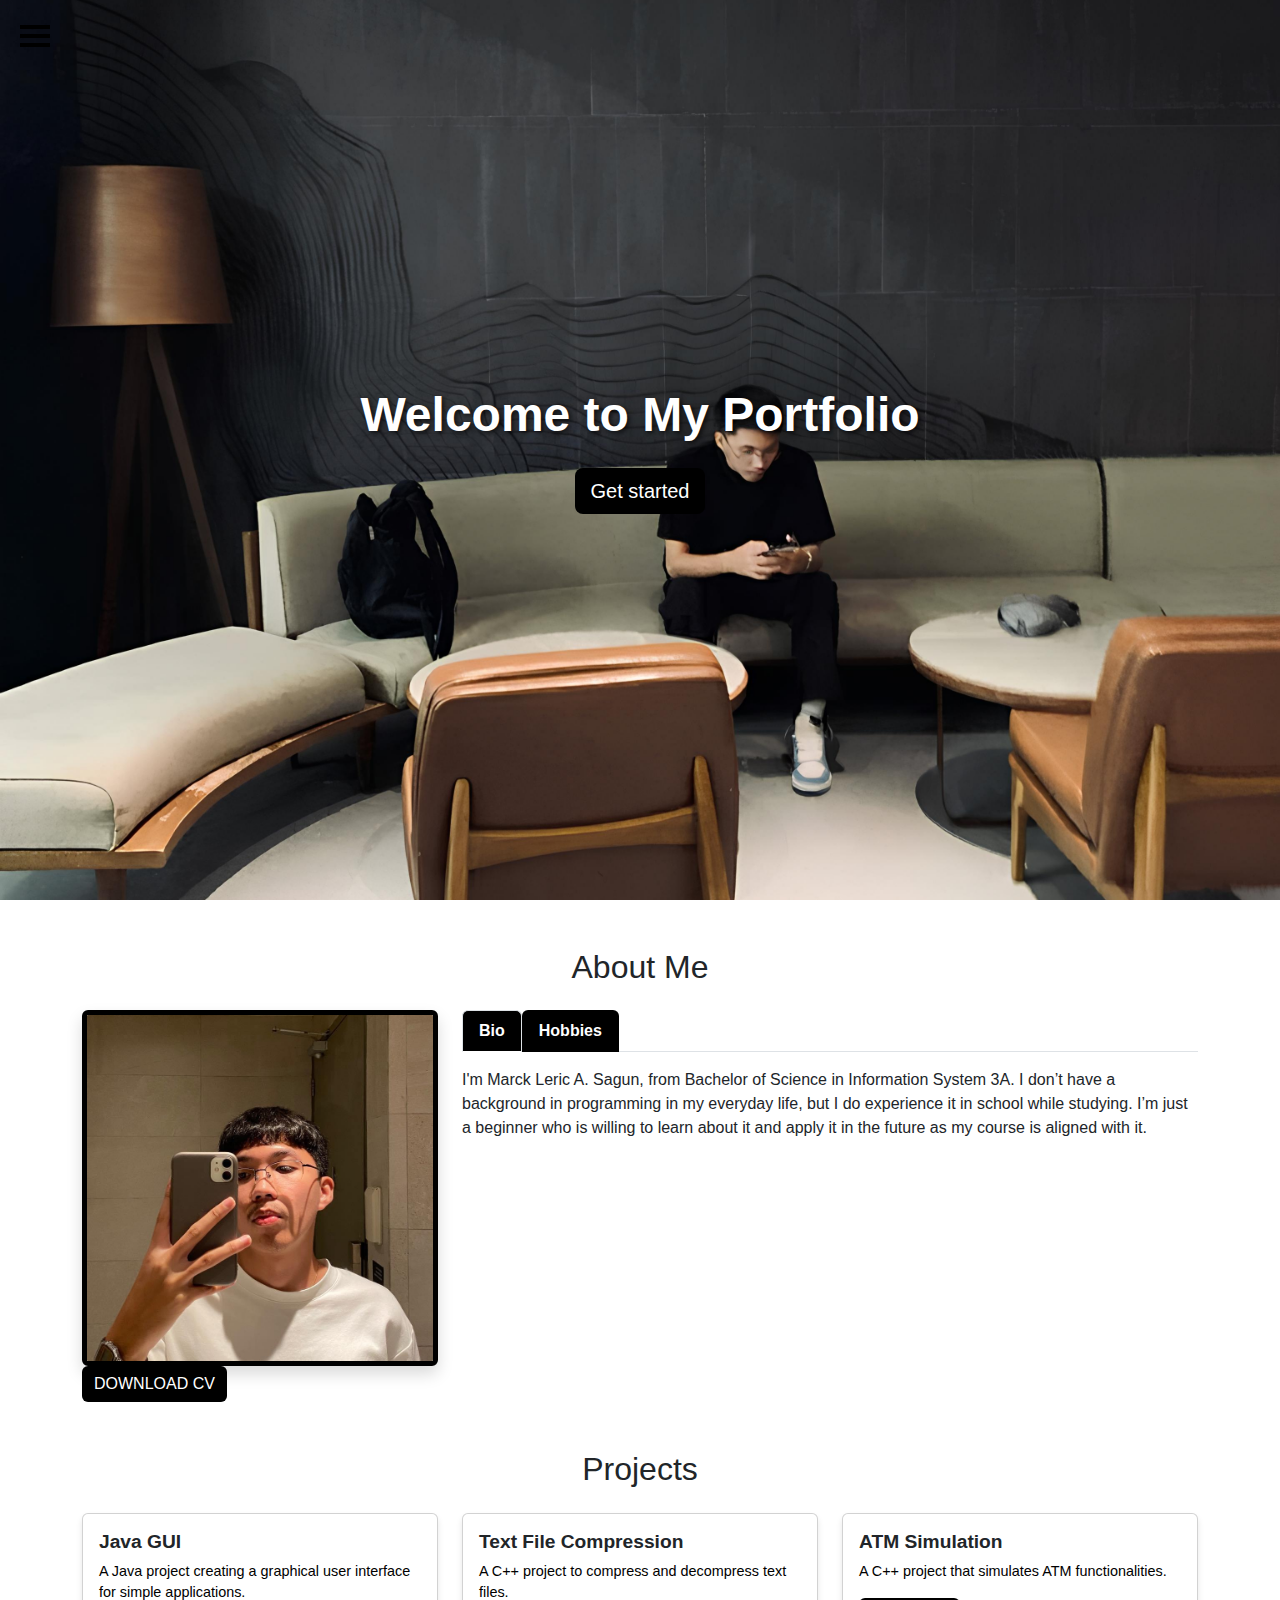
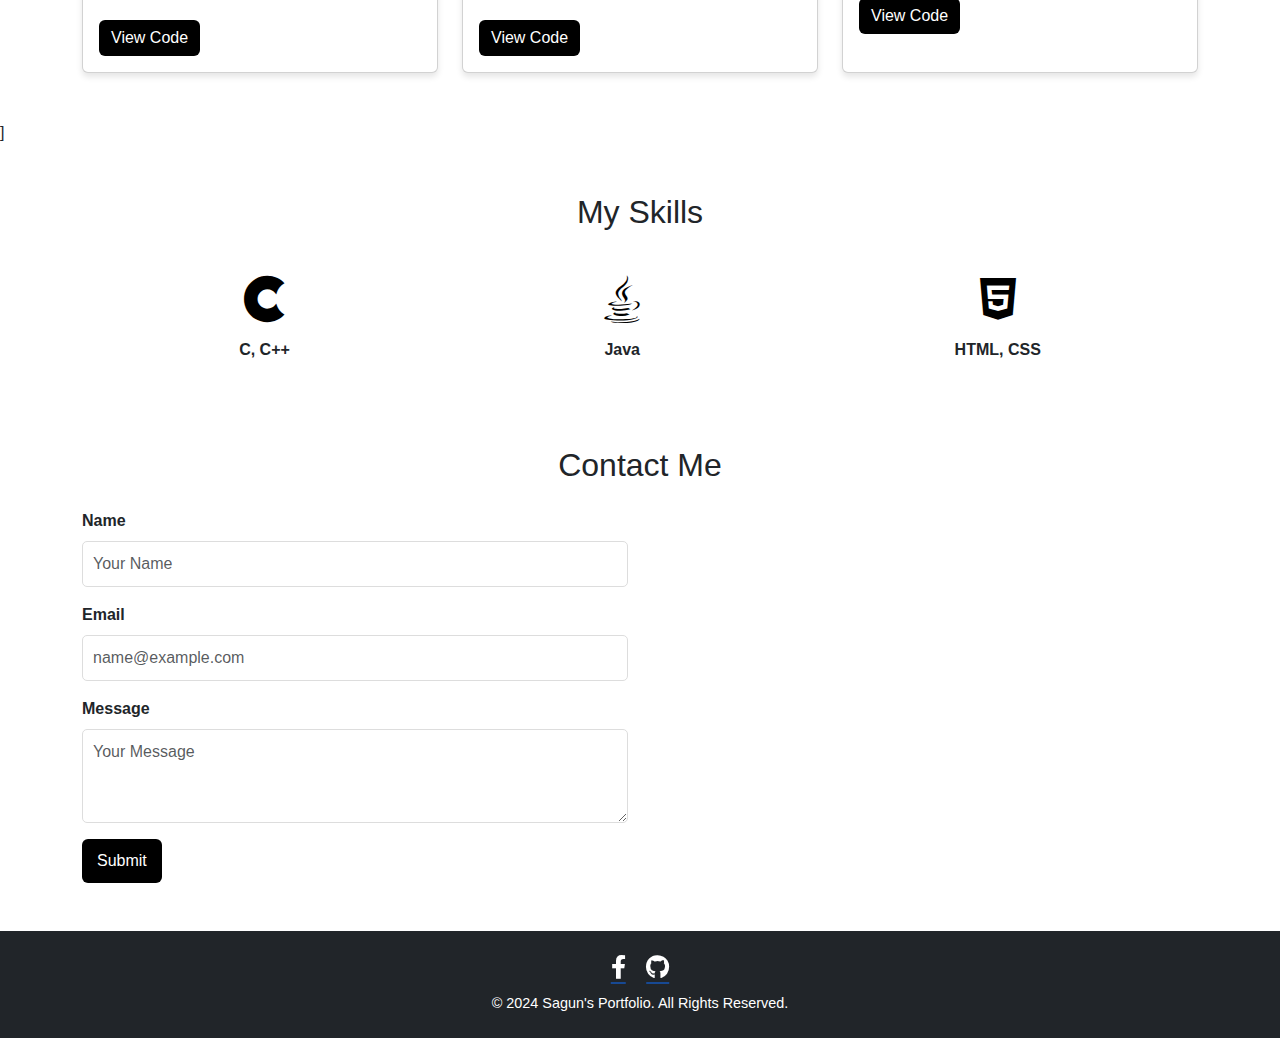
<file: index.html>
<!DOCTYPE html>
<html lang="en">
  <head>
    <meta charset="UTF-8" />
    <meta name="viewport" content="width=device-width, initial-scale=1.0" />
    <title>Sagun's Portfolio</title>
    <link
      href="https://cdn.jsdelivr.net/npm/bootstrap@5.3.2/dist/css/bootstrap.min.css"
      rel="stylesheet"
    />
    <link
      href="https://cdnjs.cloudflare.com/ajax/libs/font-awesome/6.0.0-beta3/css/all.min.css"
      rel="stylesheet"
    />
    <link rel="stylesheet" href="style.css" />
  </head>
  <body>
    <!-- Hamburger Menu -->
    <div class="hamburger-menu" onclick="toggleMenu()">
      <span></span>
      <span></span>
      <span></span>
    </div>

        <!-- Navigation -->
        <div class="menu" id="menu">
          <ul>
            <li><a href="#welcome-section">Home</a></li>
            <li><a href="#aboutme">About Me</a></li>
            <li><a href="#projects">Projects</a></li>
            <li><a href="#skills">Skills</a></li>
            <li><a href="#contact">Contact</a></li>
          </ul>
        </div>
    
    <!-- Welcome -->
    <section
      id="welcome-section"
      class="d-flex justify-content-center align-items-center"
    >
      <div class="text-center">
        <h1 class="text-white">Welcome to My Portfolio</h1>
        <button
          class="btn btn-primary btn-lg mt-3"
          onclick="scrollToSection('aboutme')"
        >
          Get started
        </button>
      </div>
    </section>

    <section id="aboutme" class="container my-5">
      <h2 class="text-center mb-4">About Me</h2>
      <div class="row">
        <div class="col-md-4">
          <img
            src="profpic.jpg"
            class="img-fluid rounded shadow"
            alt="Profile Picture"
          />
          <a
            class="btn btn-warning btn-large text-uppercase"
            onclick="window.open('cv_leric.jpg')"
          >
            Download CV
          </a>
        </div>
        <div class="col-md-8">
          <ul class="nav nav-tabs" id="aboutMeTabs" role="tablist">
            <li class="nav-item" role="presentation">
              <button
                class="nav-link active"
                id="bio-tab"
                data-bs-toggle="tab"
                data-bs-target="#bio"
                type="button"
                role="tab"
              >
                Bio
              </button>
            </li>
            <li class="nav-item" role="presentation">
              <button
                class="nav-link"
                id="hobbies-tab"
                data-bs-toggle="tab"
                data-bs-target="#hobbies"
                type="button"
                role="tab"
              >
                Hobbies
              </button>
            </li>
          </ul>
          <div class="tab-content mt-3" id="aboutMeTabsContent">
            <div class="tab-pane fade show active" id="bio" role="tabpanel">
              <p>
                I'm Marck Leric A. Sagun, from Bachelor of Science in
                Information System 3A. I don’t have a background in programming
                in my everyday life, but I do experience it in school while
                studying. I’m just a beginner who is willing to learn about it
                and apply it in the future as my course is aligned with it.
              </p>
            </div>
            <div class="tab-pane fade" id="hobbies" role="tabpanel">
              <p>
                Gaming, Photography, Driving, Basketball, Travelling, and
                Watching Movies.
              </p>
            </div>
          </div>
        </div>
      </div>
    </section>

    <section id="projects" class="container my-5">
      <h2 class="text-center mb-4">Projects</h2>
      <div class="row g-4">
        <div class="col-md-4">
          <div class="card h-100">
            <div class="card-body">
              <h5 class="card-title">Java GUI</h5>
              <p class="card-text">
                A Java project creating a graphical user interface for simple
                applications.
              </p>
              <a
                href="https://github.com/sagunlrc/act2-sagun/tree/main/javaprojects"
                class="btn btn-primary"
                target="_blank"
                >View Code</a
              >
            </div>
          </div>
        </div>
        <div class="col-md-4">
          <div class="card h-100">
            <div class="card-body">
              <h5 class="card-title">Text File Compression</h5>
              <p class="card-text">
                A C++ project to compress and decompress text files.
              </p>
              <a
                href="https://github.com/sagunlrc/act2-sagun/blob/main/assets/Balane_and_Sagun_Compression%20(1).cpp"
                class="btn btn-primary"
                target="_blank"
                >View Code</a
              >
            </div>
          </div>
        </div>
        <div class="col-md-4">
          <div class="card h-100">
            <div class="card-body">
              <h5 class="card-title">ATM Simulation</h5>
              <p class="card-text">
                A C++ project that simulates ATM functionalities.
              </p>
              <a
                href="https://github.com/sagunlrc/act2-sagun/blob/main/assets/atm_simulation.cpp"
                class="btn btn-primary"
                target="_blank"
                >View Code</a
              >
            </div>
          </div>
        </div>
      </div>
    </section>
    ]

    <section id="skills" class="container my-5">
      <h2 class="text-center mb-4">My Skills</h2>
      <div class="d-flex justify-content-around">
        <div class="text-center">
          <i class="fab fa-cuttlefish fa-3x"></i>
          <p>C, C++</p>
        </div>
        <div class="text-center">
          <i class="fab fa-java fa-3x"></i>
          <p>Java</p>
        </div>
        <div class="text-center">
          <i class="fab fa-html5 fa-3x"></i>
          <p>HTML, CSS</p>
        </div>
      </div>
    </section>

    <section id="contact" class="container my-5">
      <h2 class="text-center mb-4">Contact Me</h2>
      <div class="row">
        <div class="col-md-6">
          <form>
            <div class="mb-3">
              <label for="name" class="form-label">Name</label>
              <input
                type="text"
                class="form-control"
                id="name"
                placeholder="Your Name"
              />
            </div>
            <div class="mb-3">
              <label for="email" class="form-label">Email</label>
              <input
                type="email"
                class="form-control"
                id="email"
                placeholder="name@example.com"
              />
            </div>
            <div class="mb-3">
              <label for="message" class="form-label">Message</label>
              <textarea
                class="form-control"
                id="message"
                rows="3"
                placeholder="Your Message"
              ></textarea>
            </div>
            <button type="submit" class="btn btn-primary">Submit</button>
          </form>
        </div>
      </div>
    </section>

    <footer class="text-center py-4 bg-dark text-white">
      <div class="social-icons">
        <a
          href="https://web.facebook.com/leric.sagun.7/"
          target="_blank"
          class="icon-link mx-2"
          ><i class="fab fa-facebook-f"></i
        ></a>
        <a
          href="https://github.com/sagunlrc"
          target="_blank"
          class="icon-link mx-2"
          ><i class="fab fa-github"></i
        ></a>
      </div>
      <p>&copy; 2024 Sagun's Portfolio. All Rights Reserved.</p>
    </footer>

    <script src="portfolio.js"></script>
    <script src="https://cdn.jsdelivr.net/npm/bootstrap@5.3.2/dist/js/bootstrap.bundle.min.js"></script>
  </body>
</html>
</file>
<file: style.css>
body {
    font-family: Arial, sans-serif;
    margin: 0;
    padding: 0;
  }
  
  #welcome-section {
    background-image: url("sagun2to.jpg");
    background-size: cover;
    background-position: center;
    height: 100vh;
    display: flex;
    justify-content: center;
    align-items: center;
    text-align: center;
  }
  
  #welcome-section h1 {
    color: white;
    font-size: 3rem;
    font-weight: bold;
    text-shadow: 2px 2px 5px rgba(0, 0, 0, 0.7);
  }
  
  #welcome-section button {
    background-color: black;
    color: white;
    border: none;
  }

  #aboutme img {
    border: 5px solid #000000;
    border-radius: 10px;
  }
  
  #aboutme .nav-tabs .nav-link {
    font-weight: bold;
  }
  
  #aboutme .nav-tabs .nav-link.active {
    background-color: #000000;
    color: white;
  }
  
  #aboutme .btn-warning {
    background-color: black;
    color: white;
    border: none; 
  }
  
  #aboutme .btn-warning:hover,
  #projects .btn-primary:hover {
    background-color: #333; 
  }

  #projects .btn-primary {
    background-color: black;
    color: white;
    border: none; 
  }

  #projects .card {
    box-shadow: 0 4px 6px rgba(0, 0, 0, 0.1);
    transition: transform 0.3s, box-shadow 0.3s;
  }
  
  #projects .card:hover {
    transform: translateY(-5px);
    box-shadow: 0 6px 10px rgba(0, 0, 0, 0.15);
  }
  
  #projects .card-title {
    font-size: 1.2rem;
    font-weight: bold;
  }
  
  #projects .card-text {
    font-size: 0.9rem;
    color: #000000;
  }

  #skills .text-center {
    margin: 20px;
  }
  
  #skills i {
    color: #000000;
    margin-bottom: 10px;
  }
  
  #skills p {
    font-weight: bold;
    margin-top: 5px;
  }

  #contact .form-label {
    font-weight: bold;
  }
  
  #contact form input, 
  #contact form textarea {
    border-radius: 5px;
    border: 1px solid #ddd;
    padding: 10px;
    font-size: 1rem;
  }
  
  #contact form button {
    background-color: #000000;
    color: rgb(255, 255, 255);
    border: none;
    padding: 10px 15px;
    font-size: 1rem;
    transition: background-color 0.3s ease;
  }
  
  #contact form button:hover {
    background-color: #575757;
  }

  footer {
    background: #343a40;
    color: white;
    padding: 20px 0;
  }
  
  footer .social-icons a {
    color: white;
    font-size: 1.5rem;
    margin: 0 10px;
    transition: color 0.3s ease;
  }
  
  footer .social-icons a:hover {
    color: #ffffff;
  }
  
  footer p {
    margin: 10px 0 0;
    font-size: 0.9rem;
  }

  .nav-link {
    background-color: black;
    color: white;
    border: none; 
  }
  
  .nav-link.active {  
    background-color: #333; 
  }
  
  .hamburger-menu {
    position: fixed;
    top: 20px;
    left: 20px;
    cursor: pointer;
    z-index: 1000;
  }
  
  .hamburger-menu span {
    display: block;
    width: 30px;
    height: 4px;
    margin: 5px 0;
    background-color: black;
    transition: all 0.3s ease;
  }
  
  .menu {
    display: none; 
    position: fixed;
    top: 0;
    left: 0;
    width: 100%;
    height: 100%;
    background-color: rgba(0, 0, 0, 0.9); 
    z-index: 999; 
  }
  
  .menu ul {
    list-style-type: none;
    padding: 0;
    margin: 0;
    position: absolute;
    top: 50%;
    left: 50%;
    transform: translate(-50%, -50%);
    text-align: center;
  }
  
  .menu li {
    margin: 20px 0;
  }
  
  .menu li a {
    text-decoration: none;
    color: white;
    font-size: 1.5rem;
  }
  
  .menu.show {
    display: block;
  }
</file>
